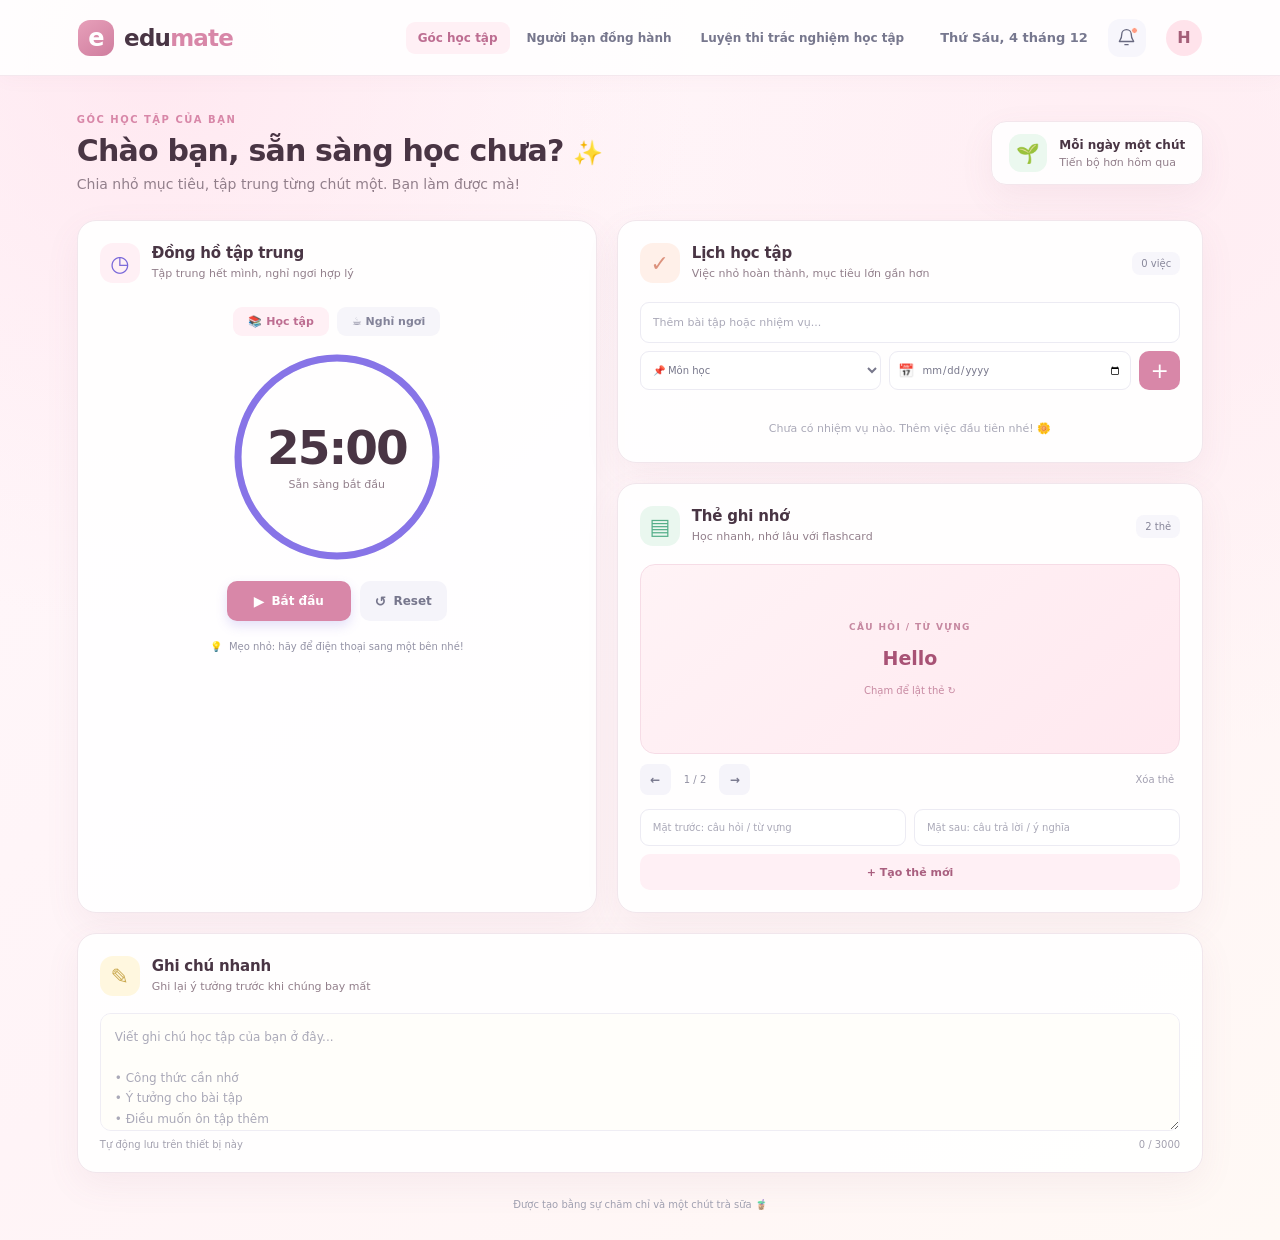
<file: index.html>
<!DOCTYPE html>
<html lang="vi">
<head>
  <meta charset="UTF-8">
  <meta name="viewport" content="width=device-width, initial-scale=1.0">
  <meta name="theme-color" content="#fff3f7">
  <meta name="description" content="Edumate - góc học tập pastel thân thiện, giúp học sinh tập trung, ghi nhớ và sắp xếp việc học.">
  <title>Edumate | Góc học tập của bạn</title>
  <link rel="stylesheet" href="edumate.css">
</head>
<body>
  <div class="app-shell">
    <header class="topbar">
      <a class="brand" href="#" aria-label="Edumate - Trang chủ">
        <span class="brand-mark" aria-hidden="true">e</span>
        <span>edu<span class="brand-highlight">mate</span></span>
      </a>
      <nav class="main-nav" aria-label="Danh mục Edumate">
        <button class="nav-link active" type="button" data-view="dashboard">Góc học tập</button>
        <button class="nav-link" type="button" data-view="companion">Người bạn đồng hành</button>
        <button class="nav-link" type="button" data-view="quiz">Luyện thi trắc nghiệm học tập</button>
      </nav>
      <div class="topbar-right">
        <span class="today-label" id="todayLabel"></span>
        <button class="icon-button notification-button" id="notificationButton" type="button" aria-label="Bật thông báo">
          <svg viewBox="0 0 24 24" aria-hidden="true"><path d="M18 8a6 6 0 0 0-12 0c0 7-3 7-3 9h18c0-2-3-2-3-9M10 21h4"/></svg>
          <span class="notification-dot"></span>
        </button>
        <div class="avatar" aria-label="Xin chào bạn">H</div>
      </div>
    </header>

    <main class="page-content">
      <section class="welcome-row">
        <div>
          <p class="eyebrow">GÓC HỌC TẬP CỦA BẠN</p>
          <h1>Chào bạn, sẵn sàng học chưa? <span aria-hidden="true">✨</span></h1>
          <p class="welcome-copy">Chia nhỏ mục tiêu, tập trung từng chút một. Bạn làm được mà!</p>
        </div>
        <div class="daily-card">
          <span class="daily-icon" aria-hidden="true">🌱</span>
          <span><strong>Mỗi ngày một chút</strong><small>Tiến bộ hơn hôm qua</small></span>
        </div>
      </section>

      <section class="dashboard-grid" aria-label="Công cụ học tập">
        <article class="panel timer-panel" id="pomodoro">
          <div class="panel-heading">
            <div class="heading-icon lavender" aria-hidden="true">◷</div>
            <div><h2>Đồng hồ tập trung</h2><p>Tập trung hết mình, nghỉ ngơi hợp lý</p></div>
          </div>
          <div class="timer-tabs" role="group" aria-label="Chọn chế độ Pomodoro">
            <button class="timer-tab active" type="button" data-mode="study" aria-pressed="true">📚 Học tập</button>
            <button class="timer-tab" type="button" data-mode="break" aria-pressed="false">☕ Nghỉ ngơi</button>
          </div>
          <div class="timer-face" id="timerFace" aria-live="off">
            <svg class="timer-ring" viewBox="0 0 220 220" aria-hidden="true">
              <circle class="ring-track" cx="110" cy="110" r="99"></circle>
              <circle class="ring-progress" id="timerProgress" cx="110" cy="110" r="99"></circle>
            </svg>
            <div class="timer-reading"><span id="timerDisplay">25:00</span><small id="timerCaption">Sẵn sàng bắt đầu</small></div>
          </div>
          <div class="timer-controls">
            <button class="button button-primary" id="startButton" type="button"><span aria-hidden="true">▶</span> Bắt đầu</button>
            <button class="button button-soft" id="resetButton" type="button"><span aria-hidden="true">↺</span> Reset</button>
          </div>
          <p class="timer-tip"><span aria-hidden="true">💡</span> Mẹo nhỏ: hãy để điện thoại sang một bên nhé!</p>
        </article>

        <article class="panel tasks-panel" id="tasks">
          <div class="panel-heading panel-heading-between">
            <div class="heading-title">
              <div class="heading-icon peach" aria-hidden="true">✓</div>
              <div><h2>Lịch học tập</h2><p>Việc nhỏ hoàn thành, mục tiêu lớn gần hơn</p></div>
            </div>
            <span class="task-count" id="taskCount">0 việc</span>
          </div>
          <form class="task-form" id="taskForm">
            <label class="sr-only" for="taskTitle">Tên bài tập hoặc nhiệm vụ</label>
            <input id="taskTitle" name="title" type="text" maxlength="120" placeholder="Thêm bài tập hoặc nhiệm vụ..." required>
            <div class="task-form-row">
              <label class="sr-only" for="taskSubject">Môn học</label>
              <select id="taskSubject" name="subject">
                <option value="Khác">📌 Môn học</option>
                <option value="Toán">📐 Toán</option>
                <option value="Ngữ văn">📖 Ngữ văn</option>
                <option value="Tiếng Anh">🌍 Tiếng Anh</option>
                <option value="Vật lý">⚡ Vật lý</option>
                <option value="Hóa học">🧪 Hóa học</option>
                <option value="Sinh học">🌿 Sinh học</option>
                <option value="Lịch sử">🏛️ Lịch sử</option>
                <option value="Khác">📝 Khác</option>
              </select>
              <label class="date-field"><span aria-hidden="true">📅</span><span class="sr-only">Hạn nộp</span><input id="taskDue" name="due" type="date" aria-label="Hạn nộp"></label>
              <button class="button button-add" type="submit" aria-label="Thêm nhiệm vụ">+</button>
            </div>
          </form>
          <div class="task-list" id="taskList" aria-live="polite"></div>
          <p class="empty-state" id="taskEmpty">Chưa có nhiệm vụ nào. Thêm việc đầu tiên nhé! 🌼</p>
        </article>

        <article class="panel flashcard-panel" id="flashcards">
          <div class="panel-heading panel-heading-between">
            <div class="heading-title">
              <div class="heading-icon mint" aria-hidden="true">▤</div>
              <div><h2>Thẻ ghi nhớ</h2><p>Học nhanh, nhớ lâu với flashcard</p></div>
            </div>
            <span class="card-count" id="cardCount">0 thẻ</span>
          </div>
          <div class="flashcard-area">
            <button class="flashcard" id="flashcard" type="button" aria-label="Lật thẻ ghi nhớ" aria-pressed="false">
              <span class="flashcard-inner">
                <span class="flashcard-face flashcard-front"><span class="card-face-label">CÂU HỎI / TỪ VỰNG</span><span id="cardFrontText">Tạo thẻ đầu tiên của bạn</span><span class="flip-hint">Chạm để lật thẻ ↻</span></span>
                <span class="flashcard-face flashcard-back"><span class="card-face-label">CÂU TRẢ LỜI / Ý NGHĨA</span><span id="cardBackText">Đáp án sẽ hiện ở đây</span><span class="flip-hint">Chạm để lật lại ↻</span></span>
              </span>
            </button>
          </div>
          <div class="flashcard-actions">
            <button class="button button-soft compact-button" id="previousCard" type="button" aria-label="Thẻ trước">←</button>
            <span id="cardPosition">0 / 0</span>
            <button class="button button-soft compact-button" id="nextCard" type="button" aria-label="Thẻ tiếp theo">→</button>
            <button class="text-button" id="deleteCard" type="button" disabled>Xóa thẻ</button>
          </div>
          <form class="flashcard-form" id="flashcardForm">
            <label class="sr-only" for="flashFront">Mặt trước</label>
            <input id="flashFront" name="front" maxlength="160" placeholder="Mặt trước: câu hỏi / từ vựng" required>
            <label class="sr-only" for="flashBack">Mặt sau</label>
            <input id="flashBack" name="back" maxlength="240" placeholder="Mặt sau: câu trả lời / ý nghĩa" required>
            <button class="button button-add-card" type="submit">+ Tạo thẻ mới</button>
          </form>
        </article>

        <article class="panel notes-panel" id="notes">
          <div class="panel-heading">
            <div class="heading-icon yellow" aria-hidden="true">✎</div>
            <div><h2>Ghi chú nhanh</h2><p>Ghi lại ý tưởng trước khi chúng bay mất</p></div>
          </div>
          <label class="sr-only" for="quickNotes">Nội dung ghi chú học tập</label>
          <textarea id="quickNotes" maxlength="3000" placeholder="Viết ghi chú học tập của bạn ở đây...&#10;&#10;• Công thức cần nhớ&#10;• Ý tưởng cho bài tập&#10;• Điều muốn ôn tập thêm"></textarea>
          <div class="notes-footer"><span id="notesStatus" role="status">Tự động lưu trên thiết bị này</span><span id="notesLength">0 / 3000</span></div>
        </article>
      </section>
      <section class="companion-view" id="companionView" aria-label="Người bạn đồng hành" hidden>
        <aside class="chat-sidebar">
          <button class="new-chat-button" id="newChatButton" type="button"><span aria-hidden="true">＋</span> Cuộc trò chuyện mới</button>
          <div class="sidebar-section">
            <h2 class="sidebar-label">CHỦ ĐỀ HỌC TẬP</h2>
            <div class="topic-list">
              <button class="topic-button active" type="button" data-topic="Chung"><span aria-hidden="true">✨</span> Tất cả chủ đề</button>
              <button class="topic-button" type="button" data-topic="Toán"><span aria-hidden="true">📐</span> Toán</button>
              <button class="topic-button" type="button" data-topic="Văn"><span aria-hidden="true">📖</span> Văn</button>
              <button class="topic-button" type="button" data-topic="Anh"><span aria-hidden="true">🌍</span> Anh</button>
              <button class="topic-button" type="button" data-topic="Khoa học"><span aria-hidden="true">🔬</span> Khoa học</button>
            </div>
          </div>
          <div class="sidebar-section history-section">
            <div class="history-heading"><h2 class="sidebar-label">LỊCH SỬ CÂU HỎI</h2><span id="historyCount">0</span></div>
            <div class="history-list" id="historyList" aria-label="Các cuộc trò chuyện trước"></div>
            <p class="history-empty" id="historyEmpty">Các cuộc trò chuyện của bạn sẽ xuất hiện ở đây.</p>
          </div>
          <p class="sidebar-note">Lịch sử chỉ được lưu trên thiết bị này.</p>
        </aside>

        <section class="chat-main" aria-label="Khung trò chuyện">
          <header class="chat-header">
            <div class="chat-avatar" aria-hidden="true">✦</div>
            <div><h1 id="chatTitle">Người bạn đồng hành</h1><p><span class="online-dot"></span> Luôn sẵn sàng cùng bạn học tập</p></div>
            <span class="chat-topic-badge" id="chatTopicBadge">Chung</span>
          </header>
        
          <div class="chat-thread" id="chatThread" aria-live="polite" aria-relevant="additions text">
            <div class="chat-welcome" id="chatWelcome">
              <div class="welcome-sparkle" aria-hidden="true">✦</div>
              <h2>Học cùng nhau nhé!</h2>
              <p>Hỏi bài, ôn tập hoặc chia sẻ điều bạn đang thắc mắc. Mình sẽ đồng hành cùng bạn.</p>
            </div>
          </div>
          <div class="chat-composer-area">
            <div class="quick-prompts" aria-label="Gợi ý câu hỏi nhanh">
              <button class="prompt-chip" type="button" data-prompt="Hãy tóm tắt đoạn văn sau giúp mình: ">✍️ Tóm tắt đoạn văn</button>
              <button class="prompt-chip" type="button" data-prompt="Hãy hướng dẫn mình giải bài toán này từng bước: ">📐 Giải bài toán này</button>
              <button class="prompt-chip" type="button" data-prompt="Hãy giúp mình lập dàn ý cho bài văn về: ">📝 Lập dàn ý bài văn</button>
            </div>
            <form class="chat-composer" id="chatForm">
              <input id="chatImageInput" type="file" accept="image/*" multiple hidden>
              <button class="upload-button" id="uploadImageButton" type="button" aria-label="Tải lên hình ảnh bài tập" title="Tải lên hình ảnh bài tập">
                <svg viewBox="0 0 24 24" aria-hidden="true"><rect x="3" y="3" width="18" height="18" rx="3"></rect><circle cx="8.5" cy="8.5" r="1.5"></circle><path d="m21 15-5-5L5 21"></path></svg>
              </button>
              <label class="sr-only" for="chatInput">Nhập câu hỏi</label>
              <textarea id="chatInput" rows="1" maxlength="2000" placeholder="Nhập câu hỏi của bạn..." aria-describedby="chatHelp"></textarea>
              <button class="send-button" id="sendChatButton" type="submit" aria-label="Gửi câu hỏi" disabled>
                <svg viewBox="0 0 24 24" aria-hidden="true"><path d="m22 2-7 20-4-9-9-4Z"></path><path d="M22 2 11 13"></path></svg>
              </button>
            </form>
            <div class="attachment-list" id="attachmentList"></div>
            <p class="chat-help" id="chatHelp">Enter để gửi · Shift + Enter để xuống dòng · Tối đa 8 MB mỗi ảnh</p>
          </div>
        </section>
      </section>
      <section class="quiz-view" id="quizView" aria-label="Luyện thi trắc nghiệm" hidden>
        <header class="quiz-intro">
          <div class="quiz-intro-icon" aria-hidden="true">✎</div>
          <div>
            <p class="eyebrow">ÔN TẬP CHỦ ĐỘNG · TỰ TIN BỨT PHÁ</p>
            <h1>Luyện thi trắc nghiệm</h1>
            <p class="quiz-intro-copy">Chọn môn học, tập trung trong 10 phút và xem giải thích sau khi nộp bài.</p>
          </div>
        </header>
        <div class="quiz-layout">
          <aside class="quiz-settings panel">
            <label class="quiz-label" for="quizSubject">CHỌN MÔN HỌC</label>
            <select id="quizSubject" class="quiz-subject-select">
              <option value="Toán">📐 Toán</option>
              <option value="Lý">⚡ Vật lý</option>
              <option value="Hóa">🧪 Hóa học</option>
              <option value="Tiếng Anh">🌍 Tiếng Anh</option>
              <option value="Lịch Sử">🏛️ Lịch Sử</option>
              <option value="Khoa học">🔬 Khoa học</option>
            </select>
            <div class="quiz-summary">
              <div><span aria-hidden="true">❓</span><span><strong>5 câu hỏi</strong><small>Mỗi câu có 4 lựa chọn</small></span></div>
              <div><span aria-hidden="true">⏱️</span><span><strong>10 phút</strong><small>Thời gian làm bài</small></span></div>
            </div>
            <button class="button button-primary quiz-start-button" id="quizStartButton" type="button">Bắt đầu làm bài</button>
            <p class="quiz-start-hint">Đồng hồ bắt đầu khi bạn nhấn nút trên.</p>
          </aside>
          <div class="quiz-main">
            <div class="quiz-status-bar">
              <div>
                <span class="quiz-current-subject" id="quizCurrentSubject">Toán</span>
                <span class="quiz-question-count" id="quizQuestionCount">5 câu hỏi</span>
              </div>
              <div class="quiz-clock" id="quizClock" aria-live="off">
                <span aria-hidden="true">◷</span>
                <span id="quizTimer">10:00</span>
              </div>
            </div>
            <div class="quiz-placeholder panel" id="quizPlaceholder">
              <span class="quiz-placeholder-icon" aria-hidden="true">📝</span>
              <h2>Sẵn sàng thử sức?</h2>
              <p>Chọn môn học bên trái rồi nhấn “Bắt đầu làm bài” để xem 5 câu hỏi trắc nghiệm.</p>
            </div>
            <form class="quiz-form" id="quizForm" hidden>
              <div class="quiz-question-list" id="quizQuestionList"></div>
              <div class="quiz-submit-row">
                <p id="quizProgress">Đã trả lời 0 / 5 câu</p>
                <button class="button button-primary quiz-submit-button" type="submit">Nộp bài</button>
              </div>
            </form>
            <section class="quiz-results" id="quizResults" aria-live="polite" hidden></section>
          </div>
        </div>
      </section>
      <footer class="page-footer">Được tạo bằng sự chăm chỉ và một chút trà sữa <span aria-hidden="true">🧋</span></footer>
    </main>
    <div class="toast" id="toast" role="status" aria-live="polite"></div>
  </div>
  <script src="edumate.js"></script>
</body>
</html>
</file>
<file: edumate.css>
/* Thiết lập màu sắc, kiểu chữ và các thành phần dùng chung */
:root {
  color-scheme: light;
  --ink: #493544;
  --muted: #927f8b;
  --line: #f3e6ec;
  --purple: #d887a8;
  --purple-dark: #bd6d91;
  --lavender: #fff0f5;
  --peach: #fff0e9;
  --mint: #eaf7ef;
  --yellow: #fff7df;
  --shadow: 0 12px 35px rgba(150, 93, 119, .075);
}

* { box-sizing: border-box; }
html { scroll-behavior: smooth; }
body {
  margin: 0;
  min-width: 320px;
  min-height: 100vh;
  background:
    radial-gradient(ellipse at 12% 5%, rgba(255, 218, 231, .5), transparent 34%),
    radial-gradient(ellipse at 90% 15%, rgba(255, 231, 239, .54), transparent 38%),
    linear-gradient(145deg, #fff8fb 0%, #fff4f7 54%, #fff9f5 100%);
  color: var(--ink);
  font-family: Inter, ui-sans-serif, system-ui, -apple-system, BlinkMacSystemFont, "Segoe UI", sans-serif;
  -webkit-font-smoothing: antialiased;
}
button, input, select, textarea { font: inherit; }
button { color: inherit; }
button:focus-visible, input:focus-visible, select:focus-visible, textarea:focus-visible, a:focus-visible {
  outline: 3px solid rgba(216, 135, 168, .35);
  outline-offset: 3px;
}
.app-shell { min-height: 100vh; }
.topbar {
  height: 76px;
  padding: 0 max(6.1vw, calc((100vw - 1320px) / 2));
  display: flex;
  align-items: center;
  justify-content: space-between;
  background: rgba(255, 255, 255, .88);
  border-bottom: 1px solid #f4e8ee;
  box-shadow: 0 4px 18px rgba(150, 93, 119, .035);
}
.brand { display: inline-flex; align-items: center; gap: 10px; color: var(--ink); text-decoration: none; font-weight: 800; font-size: 23px; letter-spacing: -.8px; }
.brand-mark { width: 36px; height: 36px; display: grid; place-items: center; border-radius: 12px; background: linear-gradient(145deg, #e7a0ba, #cf7d9e); color: #fff; font-size: 24px; font-weight: 800; }
.brand-highlight { color: var(--purple); }
.topbar-right { display: flex; align-items: center; gap: 20px; }
.today-label { color: #77788f; font-size: 13px; font-weight: 600; }
.icon-button { position: relative; width: 38px; height: 38px; border: 0; border-radius: 12px; background: #f7f6fc; display: grid; place-items: center; cursor: pointer; }
.icon-button svg { width: 19px; fill: none; stroke: #686980; stroke-width: 1.7; stroke-linecap: round; stroke-linejoin: round; }
.notification-dot { position: absolute; width: 7px; height: 7px; top: 8px; right: 8px; border-radius: 50%; background: #ff9b83; border: 1px solid white; }
.avatar { width: 36px; height: 36px; border-radius: 50%; background: #ffe3eb; color: #a45e78; font-weight: 800; display: grid; place-items: center; }
.page-content { width: min(1320px, 88%); margin: 0 auto; }
.welcome-row { display: flex; align-items: center; justify-content: space-between; gap: 24px; padding: 38px 0 28px; }
.eyebrow { color: var(--purple); font-size: 10px; font-weight: 800; letter-spacing: 1.5px; margin: 0 0 8px; }
h1, h2, p { margin-top: 0; }
h1 { margin-bottom: 8px; font-size: clamp(22px, 2.7vw, 30px); letter-spacing: -.8px; }
h1 span { font-size: .8em; }
.welcome-copy { margin: 0; color: var(--muted); font-size: 14px; }
.daily-card { display: flex; align-items: center; gap: 12px; padding: 12px 17px; background: rgba(255, 255, 255, .88); border: 1px solid #f3e6ec; border-radius: 15px; box-shadow: var(--shadow); }
.daily-icon { width: 38px; height: 38px; display: grid; place-items: center; background: #ebf8ef; border-radius: 12px; font-size: 19px; }
.daily-card strong, .daily-card small { display: block; }
.daily-card strong { font-size: 12px; margin-bottom: 4px; }
.daily-card small { font-size: 11px; color: var(--muted); }
.dashboard-grid { display: grid; grid-template-columns: minmax(0, .94fr) minmax(0, 1.06fr); gap: 20px; align-items: stretch; }
.panel { min-width: 0; padding: 22px; background: rgba(255, 255, 255, .94); border: 1px solid #f1e6ec; border-radius: 19px; box-shadow: var(--shadow); }
.panel-heading, .heading-title { display: flex; align-items: center; gap: 12px; }
.panel-heading-between { justify-content: space-between; }
.heading-icon { width: 40px; height: 40px; flex: 0 0 40px; border-radius: 13px; display: grid; place-items: center; font-size: 22px; font-weight: 700; }
.lavender { background: var(--lavender); color: #7867d9; }
.peach { background: #fff0e9; color: #dc927d; }
.mint { background: var(--mint); color: #54ae89; }
.yellow { background: #fff7df; color: #caa94f; }
.panel-heading h2 { margin: 0 0 4px; font-size: 15px; letter-spacing: -.2px; }
.panel-heading p { margin: 0; color: var(--muted); font-size: 11px; line-height: 1.5; }
.timer-tabs { display: flex; justify-content: center; gap: 8px; margin: 24px auto 11px; }
.timer-tab { padding: 8px 15px; border: 0; border-radius: 9px; background: #f6f5fa; color: #838399; font-size: 11px; font-weight: 650; cursor: pointer; transition: .2s; }
.timer-tab.active { background: var(--lavender); color: var(--purple-dark); }
.timer-face { width: 220px; height: 220px; position: relative; margin: 0 auto 14px; display: grid; place-items: center; }
.timer-ring { position: absolute; inset: 0; width: 100%; height: 100%; transform: rotate(-90deg); overflow: visible; }
.ring-track, .ring-progress { fill: none; stroke-width: 7; }
.ring-track { stroke: #f0eef9; }
.ring-progress { stroke: #8774e7; stroke-linecap: round; stroke-dasharray: 622.04; stroke-dashoffset: 0; transition: stroke-dashoffset .5s linear, stroke .2s; }
.timer-face.break-mode .ring-progress { stroke: #61c7a1; }
.timer-reading { display: flex; flex-direction: column; align-items: center; gap: 7px; }
.timer-reading > span { color: var(--ink); font-size: 47px; line-height: 1; font-weight: 750; letter-spacing: -2px; font-variant-numeric: tabular-nums; }
.timer-reading small { color: var(--muted); font-size: 11px; }
.timer-controls { display: flex; justify-content: center; gap: 9px; }
.button { display: inline-flex; align-items: center; justify-content: center; gap: 7px; border: 0; border-radius: 10px; font-size: 12px; font-weight: 700; cursor: pointer; transition: transform .18s, background .18s, box-shadow .18s; }
.button:hover:not(:disabled) { transform: translateY(-1px); }
.button:disabled { opacity: .48; cursor: not-allowed; }
.button-primary { min-width: 124px; min-height: 40px; padding: 0 17px; color: #fff; background: var(--purple); box-shadow: 0 5px 12px rgba(121, 104, 221, .2); }
.button-primary:hover { background: var(--purple-dark); }
.button-soft { min-height: 40px; padding: 0 15px; background: #f5f4fa; color: #77778d; }
.button span { font-size: 14px; }
.timer-tip { margin: 20px 0 0; text-align: center; color: #9392a5; font-size: 10px; }
.timer-tip span { margin-right: 4px; }
.task-count, .card-count { padding: 6px 9px; background: #f7f6fb; border-radius: 8px; color: #88879a; font-size: 10px; white-space: nowrap; }
.task-form { margin-top: 19px; }
.task-form > input, .flashcard-form input { width: 100%; height: 41px; padding: 0 12px; border: 1px solid #ecebf3; border-radius: 9px; color: var(--ink); background: #fff; font-size: 11px; }
input::placeholder, textarea::placeholder { color: #aaa9b8; }
.task-form-row { display: grid; grid-template-columns: 1fr 1fr 41px; gap: 8px; margin-top: 8px; }
.task-form select, .date-field { width: 100%; height: 39px; border: 1px solid #ecebf3; border-radius: 9px; background: #fff; color: #77778b; font-size: 10px; }
.task-form select { padding: 0 8px; }
.date-field { display: flex; align-items: center; gap: 6px; padding: 0 8px; }
.date-field > span:first-child { font-size: 13px; }
.date-field input { width: 100%; min-width: 0; border: 0; outline: 0; color: #77778b; background: transparent; font-size: 10px; }
.button-add { height: 39px; color: #fff; background: var(--purple); font-size: 22px; font-weight: 400; }
.task-list { display: flex; flex-direction: column; gap: 7px; margin-top: 14px; max-height: 203px; overflow: auto; }
.task-item { display: flex; align-items: center; gap: 10px; min-height: 48px; padding: 8px 10px; background: #fbfaff; border-radius: 10px; }
.task-check { flex: 0 0 17px; width: 17px; height: 17px; margin: 0; accent-color: var(--purple); cursor: pointer; }
.task-info { flex: 1; min-width: 0; }
.task-title { display: block; overflow: hidden; color: #47475f; font-size: 11px; font-weight: 650; text-overflow: ellipsis; white-space: nowrap; }
.task-meta { display: block; margin-top: 4px; color: #9897a8; font-size: 9px; }
.task-item.completed .task-title { color: #aaa9b5; text-decoration: line-through; }
.task-delete { width: 29px; height: 29px; border: 0; border-radius: 8px; background: transparent; color: #aaa8b8; font-size: 16px; cursor: pointer; }
.task-delete:hover { color: #e47777; background: #fff0f0; }
.empty-state { margin: 18px 0 5px; color: #aaa9b8; text-align: center; font-size: 11px; }
.flashcard-panel { display: flex; flex-direction: column; }
.flashcard-area { perspective: 900px; margin-top: 18px; }
.flashcard { display: block; width: 100%; height: 190px; padding: 0; border: 0; border-radius: 15px; background: transparent; text-align: center; cursor: pointer; perspective: 900px; }
.flashcard-inner { position: relative; display: block; width: 100%; height: 100%; transform-style: preserve-3d; transition: transform .65s cubic-bezier(.2,.75,.25,1); }
.flashcard.is-flipped .flashcard-inner { transform: rotateY(180deg); }
.flashcard-face { position: absolute; inset: 0; display: flex; flex-direction: column; align-items: center; justify-content: center; gap: 13px; padding: 22px; border: 1px solid #e7f4ee; border-radius: 15px; backface-visibility: hidden; -webkit-backface-visibility: hidden; }
.flashcard-front { background: linear-gradient(140deg, #fff3f6, #ffe8ef); border-color: #f6dce6; color: #a85275; }
.flashcard-back { transform: rotateY(180deg); background: linear-gradient(140deg, #fff0f5, #fbe7f0); border-color: #f2dce7; color: #9d5d7a; }
.flashcard-face > span:nth-child(2) { max-width: 100%; font-size: 19px; font-weight: 700; line-height: 1.4; overflow-wrap: anywhere; }
.card-face-label { font-size: 9px; font-weight: 800; letter-spacing: 1.4px; opacity: .65; }
.flip-hint { font-size: 10px; opacity: .63; }
.flashcard-actions { display: flex; align-items: center; justify-content: center; gap: 13px; margin: 10px 0 14px; color: #9291a3; font-size: 10px; }
.compact-button { width: 31px; min-height: 31px; padding: 0; border-radius: 8px; }
.text-button { margin-left: auto; padding: 6px; border: 0; background: none; color: #a29fb0; font-size: 10px; cursor: pointer; }
.text-button:hover:not(:disabled) { color: #dd7474; }
.text-button:disabled { opacity: .45; cursor: not-allowed; }
.flashcard-form { display: grid; grid-template-columns: 1fr 1fr; gap: 8px; }
.flashcard-form input { height: 37px; font-size: 10px; }
.button-add-card { grid-column: 1 / -1; height: 36px; background: #fff0f5; color: #a95f7f; font-size: 11px; }
.button-add-card:hover { background: #ffe5ee; }
.notes-panel { grid-column: 1 / -1; }
.notes-panel textarea { display: block; width: 100%; min-height: 118px; margin-top: 17px; padding: 13px 14px; resize: vertical; border: 1px solid #efedf4; border-radius: 11px; color: #55556d; background: #fffefa; font-size: 12px; line-height: 1.7; }
.notes-footer { display: flex; justify-content: space-between; gap: 10px; margin-top: 8px; color: #a3a1af; font-size: 10px; }
.page-footer { padding: 26px 0 30px; color: #a0a0b0; text-align: center; font-size: 10px; }
.toast { position: fixed; z-index: 5; right: 22px; bottom: 22px; max-width: min(360px, calc(100vw - 36px)); padding: 12px 16px; border: 1px solid #eceaf5; border-radius: 12px; background: #fff; box-shadow: 0 12px 35px rgba(48, 46, 90, .14); color: #4c4b62; font-size: 12px; opacity: 0; pointer-events: none; transform: translateY(10px); transition: .2s; }
.toast.show { opacity: 1; transform: translateY(0); }
.toast.error { border-color: #f3caca; color: #a94444; }
.sr-only { position: absolute; width: 1px; height: 1px; padding: 0; margin: -1px; overflow: hidden; clip: rect(0, 0, 0, 0); white-space: nowrap; border: 0; }
[hidden] { display: none !important; }

/* Danh mục Người bạn đồng hành: lịch sử, chủ đề và khung chat thích ứng. */
.main-nav { display: flex; align-items: center; gap: 5px; margin-left: auto; margin-right: 24px; }
.nav-link { padding: 9px 12px; border: 0; border-radius: 9px; background: transparent; color: #77778d; font-size: 12px; font-weight: 650; white-space: nowrap; cursor: pointer; transition: .18s; }
.nav-link:hover { background: #f7f6fc; color: var(--purple-dark); }
.nav-link.active { background: var(--lavender); color: var(--purple-dark); }
.companion-view { display: grid; grid-template-columns: 245px minmax(0, 1fr); min-height: 650px; overflow: hidden; background: #fff; border: 1px solid #efeff6; border-radius: 19px; box-shadow: var(--shadow); }
.chat-sidebar { display: flex; flex-direction: column; min-width: 0; padding: 18px 13px 14px; border-right: 1px solid #efeff6; background: #fcfbff; }
.new-chat-button { display: flex; align-items: center; justify-content: center; gap: 8px; min-height: 40px; border: 1px solid #e9e5ff; border-radius: 10px; background: #f5f2ff; color: #6857c7; font-size: 11px; font-weight: 700; cursor: pointer; transition: .18s; }
.new-chat-button:hover { background: #ede8ff; }
.new-chat-button span { font-size: 18px; font-weight: 400; }
.sidebar-section { margin-top: 23px; }
.sidebar-label { margin: 0; color: #aaa8b9; font-size: 9px; font-weight: 800; letter-spacing: 1px; }
.topic-list { display: grid; gap: 4px; margin-top: 9px; }
.topic-button { display: flex; align-items: center; gap: 9px; min-height: 34px; padding: 0 9px; border: 0; border-radius: 8px; background: transparent; color: #6f6e82; text-align: left; font-size: 11px; cursor: pointer; }
.topic-button:hover, .topic-button.active { background: #f0edff; color: #6554c5; }
.topic-button span { width: 19px; text-align: center; font-size: 13px; }
.history-section { min-height: 0; margin-top: 24px; }
.history-heading { display: flex; align-items: center; justify-content: space-between; padding: 0 2px; }
.history-heading > span { color: #aaa8b9; font-size: 9px; }
.history-list { display: grid; gap: 4px; max-height: 250px; margin-top: 9px; overflow-y: auto; }
.history-item { display: flex; align-items: center; gap: 7px; width: 100%; min-height: 34px; padding: 0 8px; border: 0; border-radius: 8px; background: transparent; color: #77768a; text-align: left; font-size: 10px; cursor: pointer; }
.history-item:hover { background: #f5f4fa; }
.history-item.active { background: #f0edff; color: #6251c0; }
.history-item span { overflow: hidden; text-overflow: ellipsis; white-space: nowrap; }
.history-item::before { flex: 0 0 auto; content: "◷"; color: #aaa6bd; font-size: 12px; }
.history-empty { margin: 12px 4px; color: #aaa8b7; font-size: 10px; line-height: 1.6; }
.sidebar-note { margin: auto 4px 0; padding-top: 18px; color: #aaa8b7; font-size: 9px; line-height: 1.5; }
.chat-main { display: flex; flex-direction: column; min-width: 0; min-height: 650px; }
.chat-header { display: flex; align-items: center; gap: 11px; min-height: 68px; padding: 11px 20px; border-bottom: 1px solid #f0eff5; }
.chat-avatar { display: grid; flex: 0 0 38px; width: 38px; height: 38px; place-items: center; border-radius: 13px; background: linear-gradient(140deg, #8c7bea, #71b9dd); color: #fff; font-size: 21px; }
.chat-header h1 { margin: 0 0 4px; font-size: 14px; letter-spacing: -.2px; }
.chat-header p { margin: 0; color: #9695a7; font-size: 10px; }
.online-dot { display: inline-block; width: 6px; height: 6px; margin-right: 4px; border-radius: 50%; background: #65c698; vertical-align: 1px; }
.chat-topic-badge { margin-left: auto; padding: 6px 9px; border-radius: 8px; background: #f5f4fa; color: #858398; font-size: 9px; }
.ai-connection-notice { display: flex; align-items: flex-start; gap: 8px; margin: 12px 18px 0; padding: 9px 11px; border: 1px solid #f3ead0; border-radius: 9px; background: #fffaf0; }
.ai-connection-notice > span { font-size: 12px; }
.ai-connection-notice p { margin: 0; color: #8d7951; font-size: 9px; line-height: 1.55; }
.chat-thread { display: flex; flex: 1 1 auto; flex-direction: column; gap: 17px; min-height: 260px; max-height: min(53vh, 520px); padding: 22px clamp(14px, 5vw, 64px); overflow: auto; scroll-behavior: smooth; }
.chat-welcome { max-width: 390px; margin: auto; padding: 24px 10px; text-align: center; }
.welcome-sparkle { display: grid; width: 44px; height: 44px; margin: 0 auto 14px; place-items: center; border-radius: 15px; background: var(--lavender); color: var(--purple); font-size: 23px; }
.chat-welcome h2 { margin: 0 0 8px; font-size: 19px; letter-spacing: -.4px; }
.chat-welcome p { margin: 0; color: #9291a4; font-size: 11px; line-height: 1.7; }
.chat-message { display: flex; align-items: flex-start; gap: 9px; max-width: 88%; }
.chat-message.user-message { align-self: flex-end; flex-direction: row-reverse; }
.message-avatar { display: grid; flex: 0 0 27px; width: 27px; height: 27px; place-items: center; border-radius: 9px; background: var(--lavender); color: #7160d0; font-size: 12px; font-weight: 800; }
.user-message .message-avatar { background: #ffe7ed; color: #a45e78; }
.message-content { min-width: 0; }
.message-bubble { padding: 10px 13px; border: 1px solid #efedf5; border-radius: 4px 13px 13px 13px; background: #faf9fe; color: #56566e; font-size: 11px; line-height: 1.65; overflow-wrap: anywhere; white-space: pre-wrap; }
.user-message .message-bubble { border-color: #f4dce6; border-radius: 13px 4px 13px 13px; background: #fff0f5; color: #694c5c; }
.message-time { display: block; margin-top: 4px; color: #aaa8b7; font-size: 8px; }
.user-message .message-time { text-align: right; }
.message-attachment { display: flex; align-items: center; gap: 8px; margin-top: 7px; padding: 7px; border: 1px solid #eeeaf8; border-radius: 9px; background: #fff; color: #77758b; font-size: 9px; }
.message-attachment img { width: 46px; height: 46px; border-radius: 6px; object-fit: cover; }
.message-attachment span { overflow-wrap: anywhere; }
.chat-composer-area { padding: 4px clamp(12px, 4vw, 48px) 12px; }
.quick-prompts { display: flex; flex-wrap: wrap; justify-content: center; gap: 7px; margin-bottom: 11px; }
.prompt-chip { padding: 7px 10px; border: 1px solid #eeecf5; border-radius: 20px; background: #fff; color: #77758b; font-size: 9px; cursor: pointer; transition: .18s; }
.prompt-chip:hover { border-color: #f0cedc; background: #fff4f8; color: #a95f7f; }
.chat-composer { display: flex; align-items: flex-end; gap: 8px; min-height: 54px; padding: 7px 8px; border: 1px solid #e9e7f1; border-radius: 15px; background: #fff; box-shadow: 0 5px 18px rgba(48, 46, 90, .045); }
.chat-composer:focus-within { border-color: #e8b6ca; box-shadow: 0 0 0 3px rgba(216, 135, 168, .1); }
.chat-composer textarea { flex: 1; min-width: 0; max-height: 112px; min-height: 34px; padding: 8px 3px; resize: none; border: 0; outline: 0; background: transparent; color: #4e4d66; font-size: 11px; line-height: 1.6; }
.chat-composer textarea:focus-visible { outline: 0; }
.upload-button, .send-button { display: grid; flex: 0 0 36px; width: 36px; height: 36px; place-items: center; border: 0; border-radius: 10px; cursor: pointer; }
.upload-button { background: #f5f4fa; color: #79778e; }
.upload-button:hover { background: #eeecf6; color: var(--purple-dark); }
.upload-button svg { width: 18px; fill: none; stroke: currentColor; stroke-width: 1.7; stroke-linecap: round; stroke-linejoin: round; }
.send-button { background: var(--purple); color: #fff; }
.send-button:hover:not(:disabled) { background: var(--purple-dark); }
.send-button:disabled { background: #eeedf4; color: #aaa8b7; cursor: not-allowed; }
.send-button svg { width: 17px; fill: none; stroke: currentColor; stroke-width: 1.7; stroke-linecap: round; stroke-linejoin: round; }
.attachment-list { display: flex; flex-wrap: wrap; gap: 7px; margin-top: 7px; }
.attachment-chip { display: flex; align-items: center; gap: 6px; max-width: 100%; padding: 5px 7px; border: 1px solid #eeeaf7; border-radius: 8px; background: #faf9fe; color: #77758b; font-size: 9px; }
.attachment-chip img { width: 30px; height: 30px; border-radius: 5px; object-fit: cover; }
.attachment-chip span { overflow: hidden; max-width: 180px; text-overflow: ellipsis; white-space: nowrap; }
.attachment-chip button { width: 20px; height: 20px; border: 0; border-radius: 6px; background: transparent; color: #9996a8; cursor: pointer; }
.attachment-chip button:hover { background: #fff0f0; color: #d66a6a; }
.chat-help { margin: 7px 4px 0; color: #aaa8b7; text-align: center; font-size: 8px; }

/* Khu vực luyện thi: chọn đề, làm bài có giới hạn thời gian và xem lời giải. */
.quiz-view { padding: 4px 0 12px; }
.quiz-intro { display: flex; align-items: center; gap: 14px; margin: 6px 0 21px; }
.quiz-intro-icon { display: grid; flex: 0 0 48px; width: 48px; height: 48px; place-items: center; border-radius: 15px; background: #ffeaf1; color: #c36f91; font-size: 24px; }
.quiz-intro .eyebrow { margin-bottom: 5px; font-size: 9px; }
.quiz-intro h1 { margin-bottom: 5px; font-size: clamp(21px, 2.4vw, 27px); }
.quiz-intro-copy { margin: 0; color: var(--muted); font-size: 11px; line-height: 1.5; }
.quiz-layout { display: grid; grid-template-columns: 245px minmax(0, 1fr); gap: 18px; align-items: start; }
.quiz-settings { position: sticky; top: 14px; padding: 19px; }
.quiz-label { display: block; margin-bottom: 9px; color: #aaa8b9; font-size: 9px; font-weight: 800; letter-spacing: 1px; }
.quiz-subject-select { width: 100%; height: 42px; padding: 0 10px; border: 1px solid #ecebf3; border-radius: 10px; background: #fff; color: #55556d; font-size: 11px; }
.quiz-summary { display: grid; gap: 12px; margin: 20px 0; padding: 15px 12px; border-radius: 12px; background: #faf9fe; }
.quiz-summary > div { display: flex; align-items: center; gap: 10px; }
.quiz-summary > div > span:first-child { display: grid; width: 32px; height: 32px; place-items: center; border-radius: 10px; background: #f0edff; font-size: 14px; }
.quiz-summary strong, .quiz-summary small { display: block; }
.quiz-summary strong { margin-bottom: 3px; color: #55556e; font-size: 10px; }
.quiz-summary small { color: #9998a9; font-size: 9px; }
.quiz-start-button { width: 100%; min-height: 41px; }
.quiz-start-hint { margin: 10px 0 0; color: #aaa8b7; text-align: center; font-size: 9px; line-height: 1.5; }
.quiz-main { min-width: 0; }
.quiz-status-bar { display: flex; align-items: center; justify-content: space-between; gap: 12px; min-height: 54px; margin-bottom: 12px; padding: 0 15px; border: 1px solid #efeff6; border-radius: 13px; background: #fff; box-shadow: var(--shadow); }
.quiz-current-subject { color: #55556d; font-size: 12px; font-weight: 750; }
.quiz-question-count { margin-left: 9px; color: #9998a9; font-size: 10px; }
.quiz-clock { display: flex; align-items: center; gap: 7px; padding: 7px 10px; border-radius: 9px; background: #fff0f5; color: #ae6483; font-size: 12px; font-weight: 800; font-variant-numeric: tabular-nums; }
.quiz-clock.urgent { background: #fff0ed; color: #d66e5f; animation: timer-pulse 1s ease-in-out infinite alternate; }
@keyframes timer-pulse { to { box-shadow: 0 0 0 4px rgba(232, 123, 103, .12); } }
.quiz-placeholder { display: grid; min-height: 310px; place-content: center; justify-items: center; padding: 30px; text-align: center; }
.quiz-placeholder-icon { display: grid; width: 55px; height: 55px; margin-bottom: 15px; place-items: center; border-radius: 17px; background: #fff0f5; font-size: 25px; }
.quiz-placeholder h2 { margin: 0 0 8px; font-size: 16px; }
.quiz-placeholder p { max-width: 350px; margin: 0; color: #9998a9; font-size: 11px; line-height: 1.7; }
.quiz-question-list { display: grid; gap: 12px; }
.quiz-question-card { padding: 16px; border: 1px solid #efeff6; border-radius: 14px; background: #fff; box-shadow: 0 5px 20px rgba(48, 46, 90, .035); }
.quiz-question-heading { display: flex; align-items: flex-start; gap: 9px; margin-bottom: 12px; }
.quiz-question-number { display: grid; flex: 0 0 25px; width: 25px; height: 25px; place-items: center; border-radius: 8px; background: #fff0f5; color: #a95f7f; font-size: 10px; font-weight: 800; }
.quiz-question-text { margin: 3px 0 0; color: #44445e; font-size: 12px; font-weight: 650; line-height: 1.55; }
.quiz-options { display: grid; grid-template-columns: repeat(2, minmax(0, 1fr)); gap: 7px; }
.quiz-option { display: flex; align-items: flex-start; gap: 8px; min-height: 38px; padding: 9px 10px; border: 1px solid #eeedf4; border-radius: 9px; background: #fff; color: #66657a; font-size: 10px; line-height: 1.5; cursor: pointer; transition: .16s; }
.quiz-option:hover { border-color: #ebc6d5; background: #fff8fa; }
.quiz-option input { flex: 0 0 auto; margin: 2px 0 0; accent-color: var(--purple); }
.quiz-option-letter { flex: 0 0 17px; color: #9693a9; font-weight: 800; }
.quiz-option:has(input:checked) { border-color: #e2adc2; background: #fff2f6; color: #804f66; }
.quiz-submit-row { display: flex; align-items: center; justify-content: space-between; gap: 12px; margin-top: 13px; padding: 12px 14px; border: 1px solid #efeff6; border-radius: 12px; background: #fff; }
.quiz-submit-row p { margin: 0; color: #9291a4; font-size: 10px; }
.quiz-submit-button { min-height: 38px; padding: 0 19px; }
.quiz-results { position: relative; overflow: hidden; margin-top: 12px; }
.quiz-score-card { position: relative; padding: 20px; border: 1px solid #f1dce6; border-radius: 15px; background: linear-gradient(130deg, #fff4f8, #fff8f1); text-align: center; }
.quiz-score-card h2 { margin: 0 0 5px; color: #80536a; font-size: 17px; }
.quiz-score { color: #bd6d91; font-size: 29px; font-weight: 850; letter-spacing: -1px; }
.quiz-score-caption { margin: 2px 0 0; color: #818098; font-size: 10px; }
.quiz-review-heading { margin: 17px 0 9px; font-size: 13px; }
.quiz-review-list { display: grid; gap: 9px; }
.quiz-result-actions { display: flex; justify-content: center; gap: 10px; margin: 15px 0 2px; }
.quiz-retry-button, .quiz-continue-button { min-height: 40px; padding: 0 17px; }
.quiz-review-card { padding: 13px 14px; border: 1px solid #efeff6; border-radius: 12px; background: #fff; }
.quiz-review-card.correct { border-left: 3px solid #5db992; }
.quiz-review-card.incorrect { border-left: 3px solid #e4877e; }
.quiz-review-question { margin: 0 0 8px; color: #4d4c65; font-size: 11px; font-weight: 700; line-height: 1.55; }
.quiz-review-line { margin: 4px 0; color: #858397; font-size: 10px; line-height: 1.55; }
.quiz-review-line strong { color: #626178; }
.quiz-explanation { margin: 8px 0 0; padding: 8px 10px; border-radius: 8px; background: #faf9fe; color: #76758a; font-size: 10px; line-height: 1.6; }
.quiz-celebration { position: relative; animation: celebrate-in .65s cubic-bezier(.2,.8,.2,1) both; }
.quiz-confetti { position: absolute; top: -10px; left: 50%; font-size: 18px; pointer-events: none; animation: confetti-pop .9s ease-out both; }
.quiz-confetti:nth-child(1) { --confetti-x: -105px; --confetti-y: 27px; --confetti-r: -30deg; }
.quiz-confetti:nth-child(2) { --confetti-x: -70px; --confetti-y: -4px; --confetti-r: 22deg; animation-delay: .06s; }
.quiz-confetti:nth-child(3) { --confetti-x: 62px; --confetti-y: -1px; --confetti-r: -18deg; animation-delay: .1s; }
.quiz-confetti:nth-child(4) { --confetti-x: 100px; --confetti-y: 25px; --confetti-r: 33deg; animation-delay: .14s; }
.quiz-confetti:nth-child(5) { --confetti-x: 0px; --confetti-y: -18px; --confetti-r: 10deg; animation-delay: .2s; }
@keyframes celebrate-in { from { opacity: 0; transform: translateY(12px) scale(.96); } to { opacity: 1; transform: translateY(0) scale(1); } }
@keyframes confetti-pop { 0% { opacity: 0; transform: translate(0, 18px) rotate(0); } 35% { opacity: 1; } 100% { opacity: 0; transform: translate(var(--confetti-x), var(--confetti-y)) rotate(var(--confetti-r)); } }

@media (min-width: 1050px) {
  .timer-panel { grid-row: span 2; }
  .tasks-panel { grid-column: 2; }
  .flashcard-panel { grid-column: 2; }
  .notes-panel { grid-row: 3; }
}
@media (max-width: 760px) {
  .topbar { height: auto; min-height: 66px; padding: 8px 4%; flex-wrap: wrap; row-gap: 5px; }
  .brand { gap: 7px; font-size: 19px; }
  .brand-mark { width: 32px; height: 32px; border-radius: 10px; font-size: 21px; }
  .main-nav { order: 3; flex: 0 0 100%; flex-wrap: wrap; justify-content: center; gap: 2px; margin: 0; }
  .nav-link { padding: 8px 9px; font-size: 10px; }
  .today-label { display: none; }
  .topbar-right { order: 2; gap: 12px; margin-left: auto; }
  .page-content { width: 90%; }
  .welcome-row { align-items: flex-start; padding: 30px 0 22px; }
  .daily-card { display: none; }
  .dashboard-grid { grid-template-columns: 1fr; gap: 15px; }
  .panel { padding: 19px; }
  .notes-panel { grid-column: auto; }
  .companion-view { grid-template-columns: 1fr; min-height: 0; }
  .chat-sidebar { padding: 12px; border-right: 0; border-bottom: 1px solid #efeff6; }
  .new-chat-button { width: 100%; }
  .sidebar-section { margin-top: 13px; }
  .topic-list { grid-template-columns: repeat(5, minmax(0, 1fr)); gap: 4px; }
  .topic-button { justify-content: center; flex-direction: column; gap: 2px; min-height: 48px; padding: 4px 2px; font-size: 9px; text-align: center; }
  .topic-button span { font-size: 14px; }
  .history-section { margin-top: 13px; }
  .history-list { display: flex; max-height: 50px; overflow-x: auto; overflow-y: hidden; }
  .history-item { flex: 0 0 145px; }
  .history-empty { margin: 8px 4px 2px; }
  .sidebar-note { display: none; }
  .chat-main { min-height: 540px; }
  .chat-header { min-height: 62px; padding: 10px 14px; }
  .ai-connection-notice { margin: 10px 12px 0; }
  .chat-thread { min-height: 250px; max-height: 47vh; padding: 18px 14px; }
  .chat-message { max-width: 94%; }
  .chat-composer-area { padding: 4px 12px 12px; }
  .quick-prompts { justify-content: flex-start; overflow-x: auto; flex-wrap: nowrap; padding: 2px 1px 5px; }
  .prompt-chip { flex: 0 0 auto; }
  .quiz-layout { grid-template-columns: 1fr; gap: 13px; }
  .quiz-settings { position: static; padding: 15px; }
  .quiz-summary { grid-template-columns: 1fr 1fr; gap: 8px; margin: 12px 0; padding: 10px; }
  .quiz-summary > div { gap: 7px; }
  .quiz-summary > div > span:first-child { width: 28px; height: 28px; }
  .quiz-placeholder { min-height: 230px; }
  .quiz-question-card { padding: 13px; }
}
@media (max-width: 390px) {
  .topbar { padding: 8px 3%; }
  .brand { gap: 5px; font-size: 17px; }
  .brand-mark { width: 29px; height: 29px; }
  .main-nav { margin: 0; }
  .nav-link { padding: 7px 6px; font-size: 9px; }
  .topbar-right { gap: 6px; }
  .icon-button { width: 33px; height: 33px; }
  .avatar { width: 32px; height: 32px; }
  .page-content { width: 92%; }
  .welcome-copy { font-size: 12px; }
  .panel { padding: 16px; }
  .panel-heading p { font-size: 10px; }
  .task-form-row { grid-template-columns: 1fr 1fr 38px; gap: 5px; }
  .date-field { padding: 0 5px; }
  .date-field input { font-size: 9px; }
  .flashcard-form { grid-template-columns: 1fr; }
  .flashcard-form .button-add-card { grid-column: auto; }
  .chat-topic-badge { display: none; }
  .chat-header { gap: 8px; }
  .chat-header h1 { font-size: 12px; }
  .topic-list { grid-template-columns: repeat(5, minmax(0, 1fr)); }
  .quiz-intro { align-items: flex-start; gap: 10px; }
  .quiz-intro-icon { flex-basis: 40px; width: 40px; height: 40px; border-radius: 12px; }
  .quiz-intro-copy { font-size: 10px; }
  .quiz-summary { grid-template-columns: 1fr; }
  .quiz-options { grid-template-columns: 1fr; }
  .quiz-status-bar { padding: 0 10px; }
  .quiz-question-count { margin-left: 4px; font-size: 9px; }
  .quiz-submit-row { align-items: flex-start; flex-direction: column; }
  .quiz-submit-button { width: 100%; }
  .quiz-result-actions { flex-direction: column; }
  .quiz-retry-button, .quiz-continue-button { width: 100%; }
  .quiz-confetti:nth-child(1) { --confetti-x: -72px; }
  .quiz-confetti:nth-child(4) { --confetti-x: 72px; }
}
@media (prefers-reduced-motion: reduce) {
  *, *::before, *::after { scroll-behavior: auto !important; transition-duration: .01ms !important; animation-duration: .01ms !important; animation-iteration-count: 1 !important; }
}
</file>
